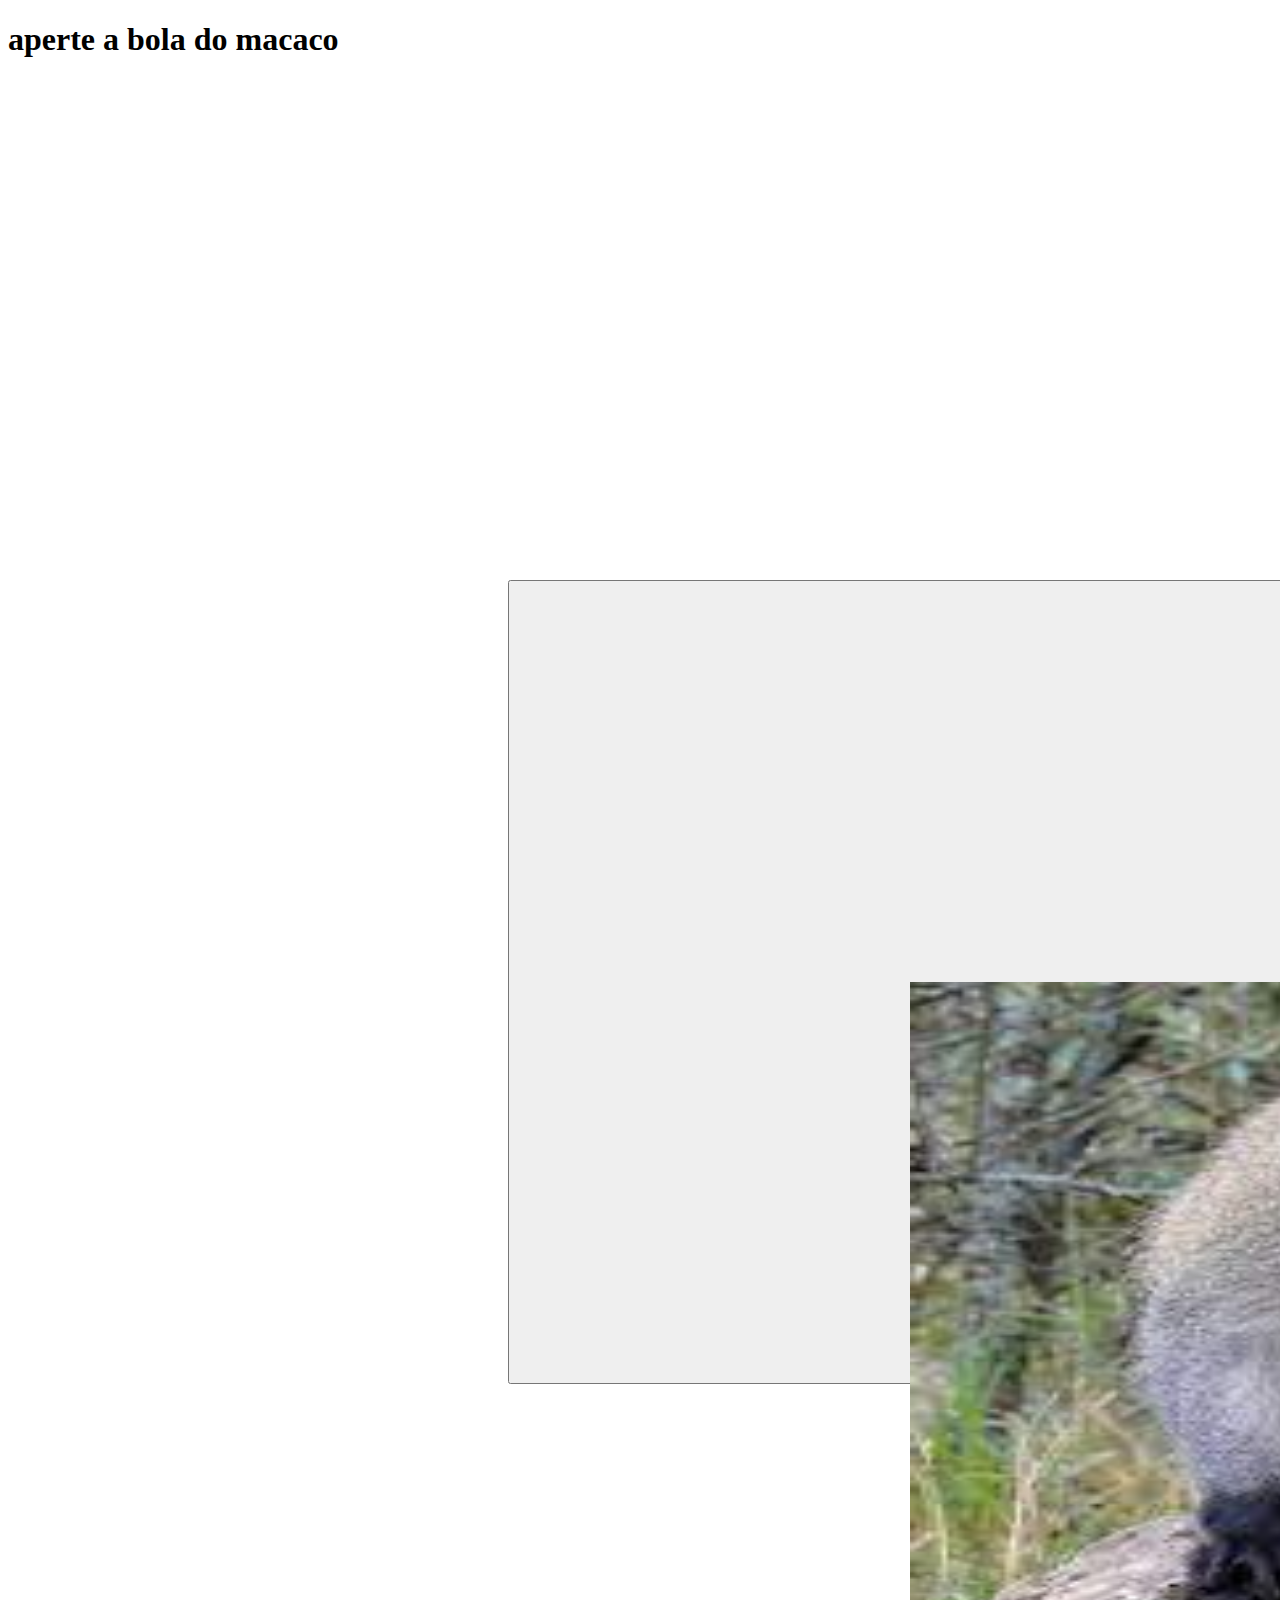
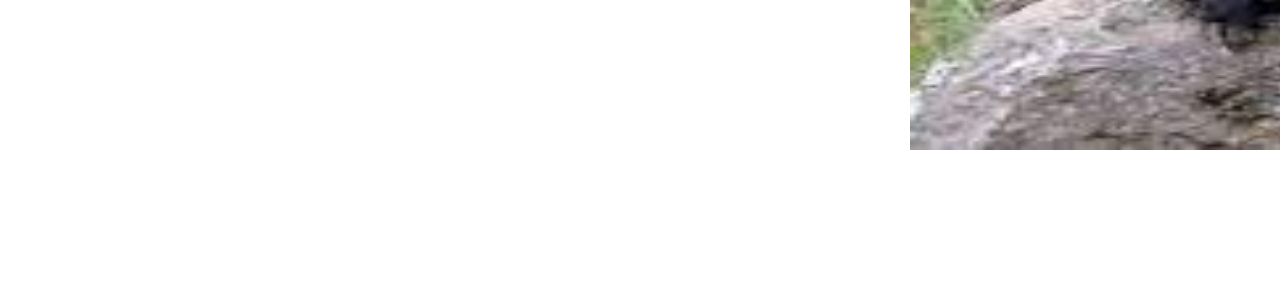
<file: avaliação java-script victor/index.html>
<!DOCTYPE html>
<html lang="pr-br">
<head>
    <meta charset="UTF-8">
    <meta http-equiv="X-UA-Compatible" content="IE=edge">
    <meta name="viewport" content="width=device-width, initial-scale=1.0">
    <title>avaliaçãojavascript</title>
    <link rel="stylesheet" href="style.css">
</head>
<body>
    <h1 class="titulo">aperte a bola do macaco</h1>
    <button class="botão"><img class="macaco" src="macaco de bola azul.jpeg" alt=""></button>
</body>
</html>
</file>
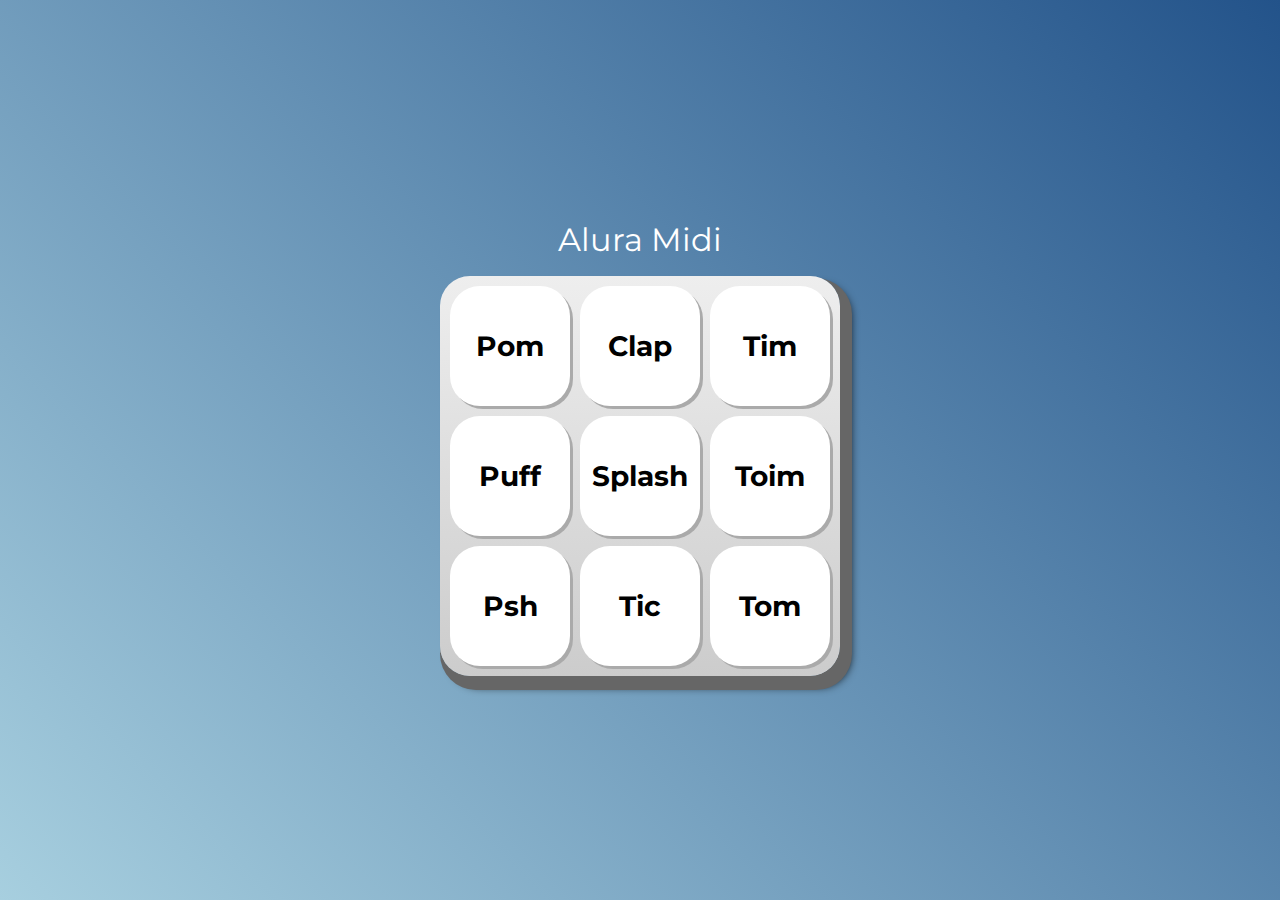
<file: 2.B-victor/aluramidi-curso-arquivos-iniciais/index.html>
<!DOCTYPE html>
<html lang="pt-BR">
<head>
    <meta charset="UTF-8">
    <meta http-equiv="X-UA-Compatible" content="IE=edge">
    <meta name="viewport" content="width=device-width, initial-scale=1.0">

    <title>Alura MIDI</title>

    <link rel="preconnect" href="https://fonts.googleapis.com">
    <link rel="preconnect" href="https://fonts.gstatic.com" crossorigin>
    <link href="https://fonts.googleapis.com/css2?family=Montserrat:wght@500;600&display=swap" rel="stylesheet">

    <link rel="icon" type="image/png" href="images/bateria.png">
    <link rel="stylesheet" href="css/reset.css">
    <link rel="stylesheet" href="css/estilos.css">
   
<script src="main.js"></script>

</head>
<body>

    <h1>Alura Midi</h1>

    <section class="teclado">
        <button class="tecla tecla_pom">Pom</button>
        <button class="tecla tecla_clap">Clap</button>
        <button class="tecla tecla_tim">Tim</button>

        <button class="tecla tecla_puff">Puff</button>
        <button class="tecla tecla_splash">Splash</button>
        <button class="tecla tecla_toim">Toim</button>

        <button class="tecla tecla_psh">Psh</button>
        <button class="tecla tecla_tic">Tic</button>
        <button class="tecla tecla_tom">Tom</button>
    </section>

    <audio src="sounds/keyq.wav" id="som_tecla_pom"></audio>
    <audio src="sounds/keyw.wav" id="som_tecla_clap"></audio>
    <audio src="sounds/keye.wav" id="som_tecla_tim"></audio>
    <audio src="sounds/keya.wav" id="som_tecla_puff"></audio>
    <audio src="sounds/keys.wav" id="som_tecla_splash"></audio>
    <audio src="sounds/keyd.wav" id="som_tecla_toim"></audio>
    <audio src="sounds/keyz.wav" id="som_tecla_psh"></audio>
    <audio src="sounds/keyx.wav" id="som_tecla_tic"></audio>
    <audio src="sounds/keyc.wav" id="som_tecla_tom"></audio>

    <script src="main.js"></script>

</body>
</html>
</file>
<file: avaliação java-script victor/style.css>
.botão{
padding: 400px ;
width: 400px;
height: 300px;
margin: 500px;

    }

.macaco{
width: 1024px; ;
height: 768px;

}


.titulo{
width: 500px;





}
</file>
<file: 2.B-victor/aluramidi-curso-arquivos-iniciais/css/estilos.css>
:root {
  --cinza: #aaa;
  --vermelha: #000000;
  --vermelha-escura: #af303f;
  --branca: #fff;
  --luz: rgb(229, 255, 0);
}

body {
  align-items: center;
  background: linear-gradient(45deg, #a7cfdf 0%,#23538a 100%);
  display: flex;
  justify-content: center;
  flex-direction: column;
  font-family: 'Montserrat', sans-serif;
  min-height: 100vh;
}

h1 {
  color: var(--branca);
  margin-bottom: 20px;
  font-size: 2rem;
}

.teclado {
  background: linear-gradient(to bottom, #eeeeee 0%,#cccccc 100%);
  box-shadow: 6px 8px 0 6px #666, 10px 10px 10px #000;
  border-radius: 30px;
  display: grid;
  gap: 10px;
  grid-template-columns: repeat(3, 1fr);
  padding: 10px;
}

.tecla {
  background-color: var(--branca);
  border-radius: 30px;
  box-shadow: 3px 3px 0 var(--cinza);
  color: var(--vermelha);
  cursor: pointer;
  height: 120px;
  font-size: 1.75em;
  font-weight: bold;
  line-height: 120px;
  text-align: center;
  width: 120px;
}

.tecla.ativa,
.tecla:active {
  background-color: var(--vermelha);
  border: 4px solid  var(--vermelha);
  box-shadow: 3px 3px 0 var(--vermelha-escura) inset;
  color: var(--branca);
  outline: none;
}

.tecla.focus,
.tecla:focus {
  outline: none;
  box-shadow: 1px 1px 10px var(--luz);
}

.tecla.active:focus,
.tecla:active:focus {
  box-shadow: 3px 3px 0 var(--vermelha-escura) inset, 1px 1px 10px var(--luz);
}
</file>
